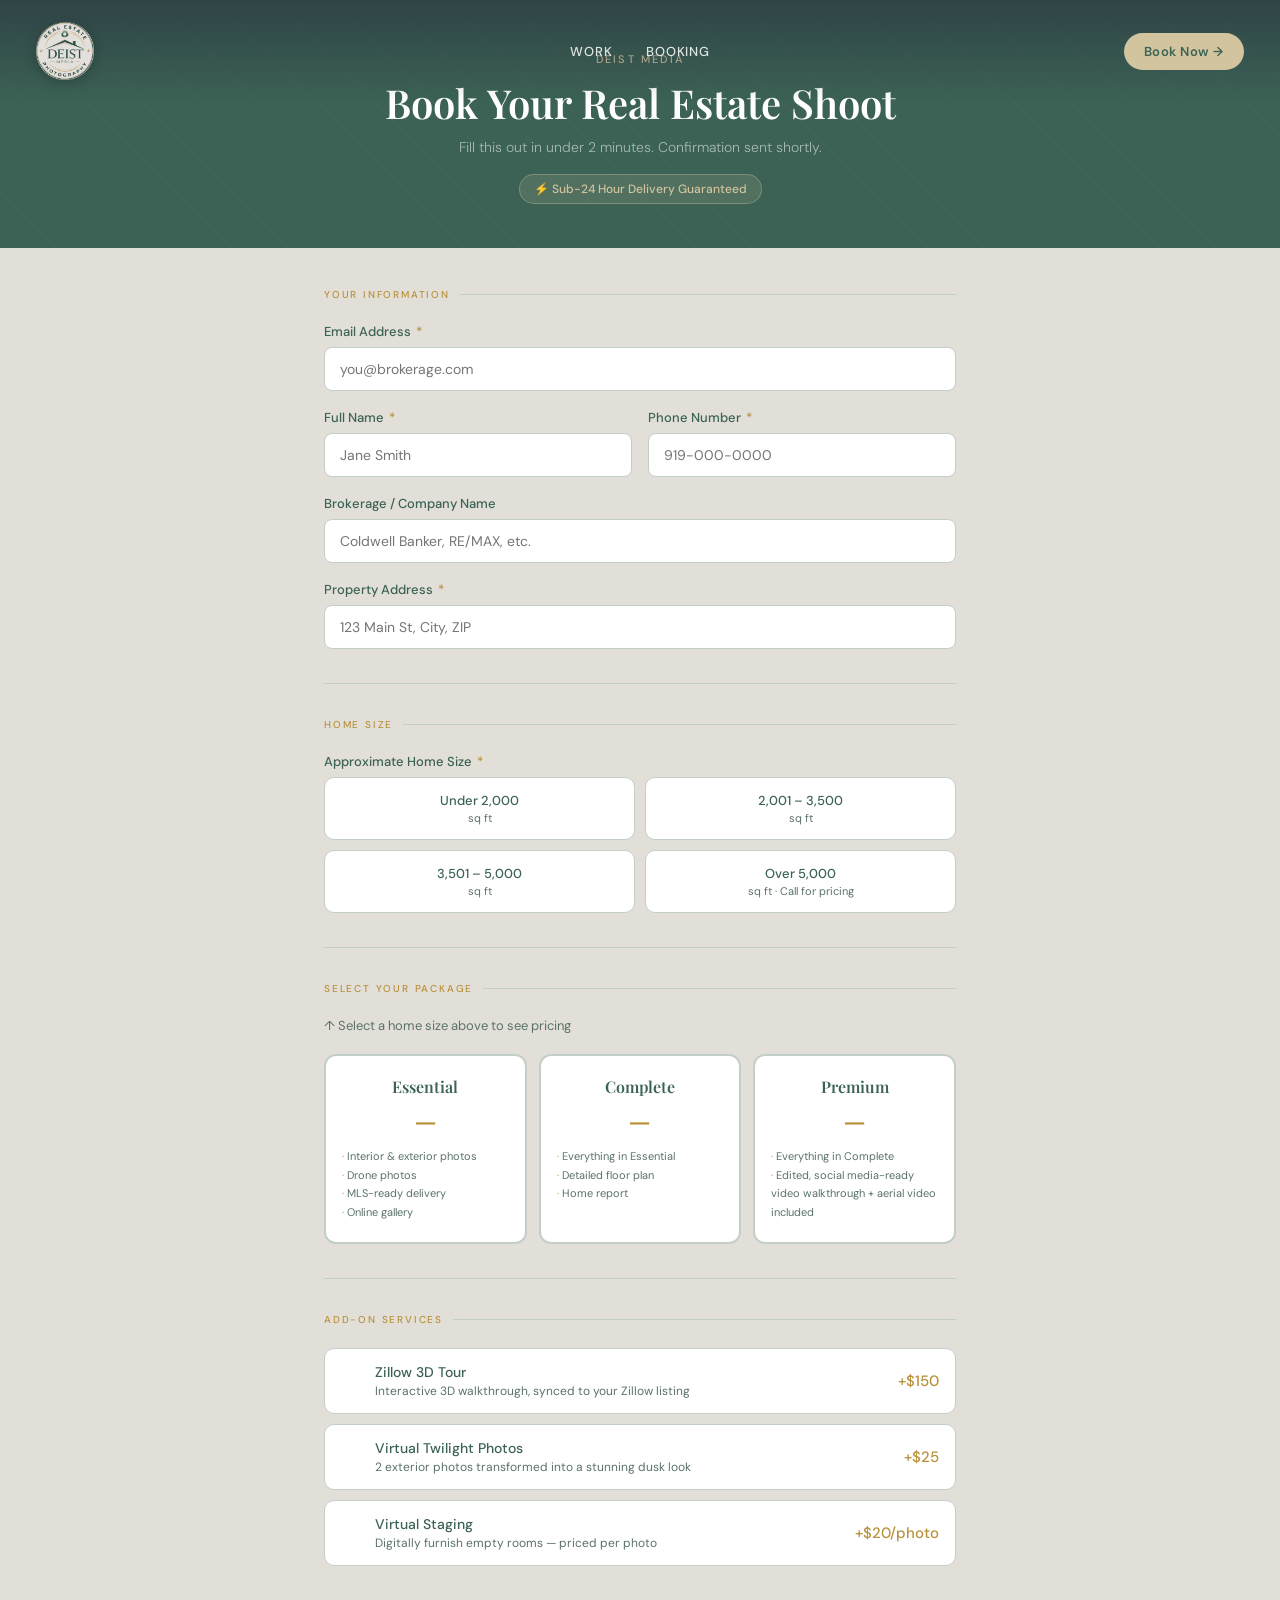
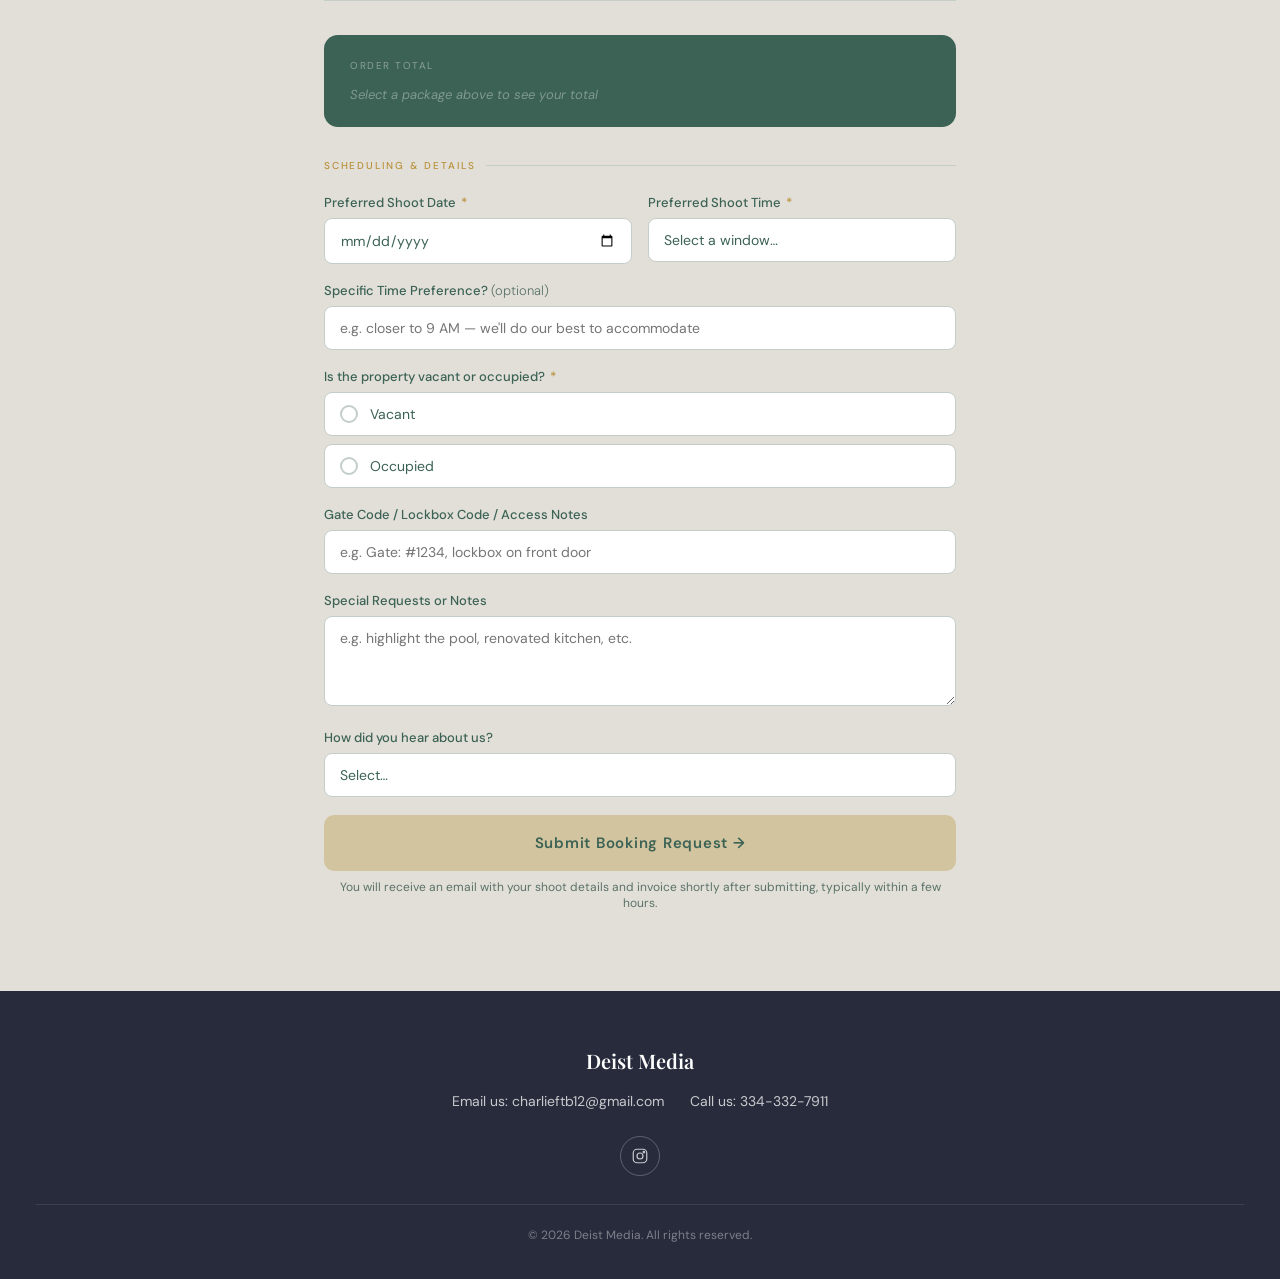
<file: booking.html>
<!DOCTYPE html>
<html lang="en">
<head>
<meta charset="UTF-8">
<meta name="viewport" content="width=device-width, initial-scale=1.0">
<title>Book Your Real Estate Shoot</title>
<link href="https://fonts.googleapis.com/css2?family=Playfair+Display:wght@400;600&family=DM+Sans:wght@300;400;500&display=swap" rel="stylesheet">
<link rel="icon" href="images/favicon.png" type="image/png">
<link rel="stylesheet" href="css/site.css">
<style>
  .hero { padding-top: 96px; }
  *, *::before, *::after { box-sizing: border-box; margin: 0; padding: 0; }
  :root {
    --ink:        #3b6255;
    --paper:      #e2dfd8;
    --cream:      #cbded3;
    --sage:       #8ba49a;
    --gold:       #b8913a;
    --gold-light: #d2c49e;
    --gold-pale:  #ede8dc;
    --mid:        #5a7268;
    --border:     #c4cec9;
    --navy:       #272b3b;
  }
  body { font-family: 'DM Sans', sans-serif; background: var(--paper); color: var(--ink); min-height: 100vh; }

  .hero {
    background: var(--ink);
    padding: 52px 32px 44px;
    text-align: center;
    position: relative;
    overflow: hidden;
  }
  .hero::before {
    content: '';
    position: absolute;
    inset: 0;
    background: repeating-linear-gradient(45deg, transparent, transparent 40px, rgba(210,196,158,0.05) 40px, rgba(210,196,158,0.05) 41px);
  }
  .hero-eyebrow { font-size: 11px; font-weight: 500; letter-spacing: 0.2em; text-transform: uppercase; color: var(--gold-light); margin-bottom: 14px; position: relative; }
  .hero h1 { font-family: 'Playfair Display', serif; font-size: clamp(26px, 5vw, 40px); font-weight: 600; color: #fff; line-height: 1.15; margin-bottom: 12px; position: relative; }
  .hero-sub { font-size: 14px; color: rgba(255,255,255,0.55); font-weight: 300; position: relative; }
  .badge { display: inline-flex; align-items: center; gap: 6px; background: rgba(210,196,158,0.15); border: 1px solid rgba(210,196,158,0.35); color: var(--gold-light); font-size: 12px; font-weight: 500; padding: 6px 14px; border-radius: 20px; margin-top: 18px; position: relative; }

  .container { max-width: 680px; margin: 0 auto; padding: 40px 24px 80px; }

  .section-label { font-size: 10px; font-weight: 500; letter-spacing: 0.18em; text-transform: uppercase; color: var(--gold); margin-bottom: 22px; display: flex; align-items: center; gap: 10px; }
  .section-label::after { content: ''; flex: 1; height: 1px; background: var(--border); }

  .field-group { margin-bottom: 18px; }
  .field-group label { display: block; font-size: 13px; font-weight: 500; color: var(--ink); margin-bottom: 7px; }
  .field-group label .req { color: var(--gold); margin-left: 2px; }
  .field-group input, .field-group select, .field-group textarea {
    width: 100%; padding: 12px 15px; border: 1.5px solid var(--border); border-radius: 8px;
    font-family: 'DM Sans', sans-serif; font-size: 14px; color: var(--ink); background: #fff;
    transition: border-color 0.2s, box-shadow 0.2s; outline: none; appearance: none;
  }
  .field-group input:focus, .field-group select:focus, .field-group textarea:focus {
    border-color: var(--sage); box-shadow: 0 0 0 3px rgba(139,164,154,0.18);
  }
  .field-group textarea { resize: vertical; min-height: 90px; }
  .two-col { display: grid; grid-template-columns: 1fr 1fr; gap: 16px; }

  /* Sq ft buttons */
  .sqft-grid { display: grid; grid-template-columns: repeat(2, 1fr); gap: 10px; }
  .sqft-btn { border: 1.5px solid var(--border); background: #fff; border-radius: 10px; padding: 14px 10px; text-align: center; cursor: pointer; transition: all 0.2s; }
  .sqft-btn:hover { border-color: var(--sage); background: var(--cream); }
  .sqft-btn.selected { border-color: var(--sage); background: var(--sage); box-shadow: 0 0 0 3px rgba(139,164,154,0.25); }
  .sqft-btn.selected .sqft-label { color: #fff; }
  .sqft-btn.selected .sqft-sub { color: rgba(255,255,255,0.75); }
  .sqft-label { font-size: 13px; font-weight: 500; color: var(--ink); transition: color 0.2s; }
  .sqft-sub { font-size: 11px; color: var(--mid); margin-top: 2px; transition: color 0.2s; }

  /* Package cards */
  .packages { display: grid; grid-template-columns: repeat(3, 1fr); gap: 12px; }
  .pkg-card { border: 2px solid var(--border); border-radius: 12px; padding: 20px 16px; cursor: pointer; transition: all 0.22s; background: #fff; position: relative; text-align: center; }
  .pkg-card:hover { border-color: var(--sage); transform: translateY(-2px); }
  .pkg-card.selected { border-color: var(--sage); background: var(--sage); box-shadow: 0 4px 16px rgba(139,164,154,0.3); }
  .pkg-card.selected::after { content: '✓'; position: absolute; top: 10px; right: 12px; width: 20px; height: 20px; background: var(--ink); color: #fff; border-radius: 50%; font-size: 11px; line-height: 20px; text-align: center; }
  .pkg-card.selected .pkg-name { color: #fff; }
  .pkg-card.selected .pkg-price { color: #fff; }
  .pkg-card.selected .pkg-features { color: rgba(255,255,255,0.8); }
  .pkg-card.selected .pkg-features li::before { color: var(--gold-light); }
  .pkg-name { font-family: 'Playfair Display', serif; font-size: 16px; font-weight: 600; color: var(--ink); transition: color 0.2s; }
  .pkg-price { font-size: 26px; font-weight: 500; color: var(--gold); margin: 8px 0 4px; transition: all 0.3s; }
  .pkg-features { font-size: 11px; color: var(--mid); line-height: 1.7; margin-top: 8px; text-align: left; list-style: none; transition: color 0.2s; }
  .pkg-features li::before { content: '· '; color: var(--gold); }

  .hidden { display: none !important; }

  /* Upsells */
  .upsell-list { display: flex; flex-direction: column; gap: 10px; }
  .upsell-item { display: flex; align-items: center; gap: 14px; border: 1.5px solid var(--border); border-radius: 10px; padding: 14px 16px; cursor: pointer; background: #fff; transition: all 0.2s; user-select: none; }
  .upsell-item:hover { border-color: var(--sage); background: var(--cream); }
  .upsell-item.checked { border-color: var(--sage); background: var(--sage); }
  .upsell-item.checked .upsell-name { color: #fff; }
  .upsell-item.checked .upsell-desc { color: rgba(255,255,255,0.75); }
  .upsell-item.checked .upsell-price-tag { color: #fff; }
  .upsell-check { width: 20px; height: 20px; border: 2px solid var(--border); border-radius: 5px; flex-shrink: 0; display: flex; align-items: center; justify-content: center; transition: all 0.2s; font-size: 12px; color: #fff; background: #fff; }
  .upsell-item.checked .upsell-check { background: var(--ink); border-color: var(--ink); }
  .upsell-info { flex: 1; }
  .upsell-name { font-size: 14px; font-weight: 500; transition: color 0.2s; }
  .upsell-desc { font-size: 12px; color: var(--mid); margin-top: 2px; transition: color 0.2s; }
  .upsell-price-tag { font-weight: 500; color: var(--gold); font-size: 15px; white-space: nowrap; transition: color 0.2s; }

  .staged-qty { margin-top: 10px; padding: 14px 16px; background: var(--cream); border-radius: 8px; border: 1px solid var(--border); display: flex; align-items: center; gap: 14px; }
  .staged-qty label { font-size: 13px; font-weight: 500; flex: 1; color: var(--ink); }
  .qty-ctrl { display: flex; align-items: center; gap: 10px; }
  .qty-btn { width: 32px; height: 32px; border: 1.5px solid var(--border); background: #fff; border-radius: 6px; cursor: pointer; font-size: 18px; display: flex; align-items: center; justify-content: center; transition: all 0.15s; color: var(--ink); }
  .qty-btn:hover { border-color: var(--sage); color: var(--ink); background: var(--cream); }
  .qty-val { font-size: 16px; font-weight: 500; min-width: 24px; text-align: center; }

  /* Order total panel */
  .price-summary { background: var(--ink); border-radius: 14px; padding: 24px 26px; margin-bottom: 32px; }
  .price-summary-title { font-size: 10px; letter-spacing: 0.15em; text-transform: uppercase; color: rgba(255,255,255,0.4); margin-bottom: 14px; }
  .price-line { display: flex; justify-content: space-between; align-items: center; font-size: 13px; color: rgba(255,255,255,0.75); margin-bottom: 8px; }
  .price-line span:last-child { font-weight: 500; color: var(--gold-light); }
  .price-divider { height: 1px; background: rgba(255,255,255,0.1); margin: 14px 0; }
  .price-total { display: flex; justify-content: space-between; align-items: baseline; }
  .price-total-label { font-family: 'Playfair Display', serif; font-size: 18px; color: #fff; }
  .price-total-amount { font-size: 32px; font-weight: 500; color: #d2c49e; }
  .price-call { font-size: 14px; color: rgba(255,255,255,0.5); font-style: italic; }
  .price-empty { font-size: 13px; color: rgba(255,255,255,0.35); font-style: italic; }

  /* Radio buttons */
  .radio-group { display: flex; flex-direction: column; gap: 8px; }
  .radio-item { display: flex; align-items: center; gap: 12px; border: 1.5px solid var(--border); border-radius: 8px; padding: 12px 15px; cursor: pointer; background: #fff; transition: all 0.2s; font-size: 14px; color: var(--ink); }
  .radio-item:hover { border-color: var(--sage); background: var(--cream); }
  .radio-item.selected { border-color: var(--sage); background: var(--sage); color: #fff; }
  .radio-dot { width: 18px; height: 18px; border: 2px solid var(--border); border-radius: 50%; flex-shrink: 0; display: flex; align-items: center; justify-content: center; transition: all 0.2s; background: #fff; }
  .radio-item.selected .radio-dot { border-color: #fff; }
  .radio-item.selected .radio-dot::after { content: ''; width: 8px; height: 8px; background: var(--ink); border-radius: 50%; display: block; }

  /* Submit button */
  .submit-btn { width: 100%; padding: 18px; background: #d2c49e; color: var(--ink); font-family: 'DM Sans', sans-serif; font-size: 15px; font-weight: 600; border: none; border-radius: 10px; cursor: pointer; letter-spacing: 0.05em; transition: all 0.2s; }
  .submit-btn:hover { background: #c4b48e; transform: translateY(-1px); box-shadow: 0 6px 20px rgba(59,98,85,0.2); }

  .divider { height: 1px; background: var(--border); margin: 34px 0; }
  .note { font-size: 12px; color: var(--mid); margin-top: 8px; text-align: center; }
  #pkg-prompt { font-size: 13px; color: var(--mid); margin-bottom: 20px; }

  @media (max-width: 540px) {
    .packages { grid-template-columns: 1fr; }
    .two-col { grid-template-columns: 1fr; }
  }
</style>
</head>
<body>

<header class="site-header">
  <a href="index.html" class="brand">
    <img src="images/logo.png" alt="Deist Media — Real Estate Photography">
  </a>

  <nav class="nav-center">
    <a href="index.html#work" class="nav-link">Work</a>
    <a href="booking.html" class="nav-link">Booking</a>
  </nav>

  <div class="nav-right">
    <a href="booking.html" class="nav-cta">Book Now →</a>
    <button class="nav-toggle" aria-label="Toggle menu">
      <span></span><span></span><span></span>
    </button>
  </div>
</header>


<div class="hero">
  <div class="hero-eyebrow">Deist Media</div>
  <h1>Book Your Real Estate Shoot</h1>
  <div class="hero-sub">Fill this out in under 2 minutes. Confirmation sent shortly.</div>
  <div class="badge">⚡ Sub-24 Hour Delivery Guaranteed</div>
</div>

<div class="container">

  <div class="section-label">Your Information</div>

  <div class="field-group">
    <label>Email Address <span class="req">*</span></label>
    <input type="email" id="email" placeholder="you@brokerage.com">
  </div>
  <div class="two-col">
    <div class="field-group">
      <label>Full Name <span class="req">*</span></label>
      <input type="text" id="name" placeholder="Jane Smith">
    </div>
    <div class="field-group">
      <label>Phone Number <span class="req">*</span></label>
      <input type="tel" id="phone" placeholder="919-000-0000" maxlength="12">
    </div>
  </div>
  <div class="field-group">
    <label>Brokerage / Company Name</label>
    <input type="text" id="brokerage" placeholder="Coldwell Banker, RE/MAX, etc.">
  </div>
  <div class="field-group">
    <label>Property Address <span class="req">*</span></label>
    <input type="text" id="address" placeholder="123 Main St, City, ZIP">
  </div>

  <div class="divider"></div>

  <div class="section-label">Home Size</div>
  <div class="field-group">
    <label>Approximate Home Size <span class="req">*</span></label>
    <div class="sqft-grid">
      <div class="sqft-btn" data-sqft="u2000" onclick="selectSqft(this)">
        <div class="sqft-label">Under 2,000</div>
        <div class="sqft-sub">sq ft</div>
      </div>
      <div class="sqft-btn" data-sqft="2001-3500" onclick="selectSqft(this)">
        <div class="sqft-label">2,001 – 3,500</div>
        <div class="sqft-sub">sq ft</div>
      </div>
      <div class="sqft-btn" data-sqft="3501-5000" onclick="selectSqft(this)">
        <div class="sqft-label">3,501 – 5,000</div>
        <div class="sqft-sub">sq ft</div>
      </div>
      <div class="sqft-btn" data-sqft="5001+" onclick="selectSqft(this)">
        <div class="sqft-label">Over 5,000</div>
        <div class="sqft-sub">sq ft · Call for pricing</div>
      </div>
    </div>
  </div>

  <div class="divider"></div>

  <div class="section-label">Select Your Package</div>
  <div id="pkg-prompt">↑ Select a home size above to see pricing</div>

  <div class="packages" id="packages">
    <div class="pkg-card" data-pkg="essential" onclick="selectPkg(this)">
      <div class="pkg-name">Essential</div>
      <div class="pkg-price" id="price-essential">—</div>
      <ul class="pkg-features">
        <li>Interior & exterior photos</li>
        <li>Drone photos</li>
        <li>MLS-ready delivery</li>
        <li>Online gallery</li>
      </ul>
    </div>
    <div class="pkg-card" data-pkg="complete" onclick="selectPkg(this)">
      <div class="pkg-name">Complete</div>
      <div class="pkg-price" id="price-complete">—</div>
      <ul class="pkg-features">
        <li>Everything in Essential</li>
        <li>Detailed floor plan</li>
        <li>Home report</li>
      </ul>
    </div>
    <div class="pkg-card" data-pkg="premium" onclick="selectPkg(this)">
      <div class="pkg-name">Premium</div>
      <div class="pkg-price" id="price-premium">—</div>
      <ul class="pkg-features">
        <li>Everything in Complete</li>
        <li>Edited, social media-ready video walkthrough + aerial video included</li>
      </ul>
    </div>
  </div>

  <div id="call-pricing-msg" class="hidden" style="padding:22px;background:var(--cream);border-radius:10px;border:1.5px solid var(--border);text-align:center;">
    <div style="font-size:24px;margin-bottom:8px;">📞</div>
    <div style="font-weight:500;font-size:15px;margin-bottom:6px;color:var(--ink);">Please call for a custom quote</div>
    <div style="font-size:13px;color:var(--mid);">For homes over 5,000 sq ft, we'll build a package tailored to your property.</div>
  </div>

  <div class="divider"></div>

  <div class="section-label">Add-On Services</div>
  <div class="upsell-list">

    <div class="upsell-item" id="upsell-zillow" onclick="toggleUpsell('zillow')">
      <div class="upsell-check" id="check-zillow">✓</div>
      <div class="upsell-info">
        <div class="upsell-name">Zillow 3D Tour</div>
        <div class="upsell-desc">Interactive 3D walkthrough, synced to your Zillow listing</div>
      </div>
      <div class="upsell-price-tag">+$150</div>
    </div>

    <div class="upsell-item" id="upsell-twilight" onclick="toggleUpsell('twilight')">
      <div class="upsell-check" id="check-twilight">✓</div>
      <div class="upsell-info">
        <div class="upsell-name">Virtual Twilight Photos</div>
        <div class="upsell-desc">2 exterior photos transformed into a stunning dusk look</div>
      </div>
      <div class="upsell-price-tag">+$25</div>
    </div>

    <div class="upsell-item" id="upsell-staging" onclick="toggleUpsell('staging')">
      <div class="upsell-check" id="check-staging">✓</div>
      <div class="upsell-info">
        <div class="upsell-name">Virtual Staging</div>
        <div class="upsell-desc">Digitally furnish empty rooms — priced per photo</div>
      </div>
      <div class="upsell-price-tag" id="staging-price-label">+$20/photo</div>
    </div>

    <div class="staged-qty hidden" id="staging-qty-row">
      <label>How many photos to virtually stage?</label>
      <div class="qty-ctrl">
        <button class="qty-btn" onclick="changeQty(event,-1)">−</button>
        <span class="qty-val" id="staging-count">1</span>
        <button class="qty-btn" onclick="changeQty(event,1)">+</button>
      </div>
    </div>

  </div>

  <div class="divider"></div>

  <!-- ORDER TOTAL -->
  <div class="price-summary">
    <div class="price-summary-title">Order Total</div>
    <div id="summary-lines"></div>
    <div id="summary-total"><div class="price-empty">Select a package above to see your total</div></div>
  </div>

  <div class="section-label">Scheduling & Details</div>

  <div class="two-col">
    <div class="field-group">
      <label>Preferred Shoot Date <span class="req">*</span></label>
      <input type="date" id="shoot-date">
    </div>
    <div class="field-group">
      <label>Preferred Shoot Time <span class="req">*</span></label>
      <select id="shoot-time">
        <option value="">Select a window…</option>
        <option>Morning (8:00 AM – 11:00 AM)</option>
        <option>Midday (11:00 AM – 3:00 PM)</option>
        <option>Afternoon (3:00 PM – 7:00 PM)</option>
      </select>
    </div>
  </div>

  <div class="field-group">
    <label>Specific Time Preference? <span style="font-weight:300;color:var(--mid);">(optional)</span></label>
    <input type="text" id="time-pref" placeholder="e.g. closer to 9 AM — we'll do our best to accommodate">
  </div>

  <div class="field-group">
    <label>Is the property vacant or occupied? <span class="req">*</span></label>
    <div class="radio-group" id="vacancy-group">
      <div class="radio-item" onclick="selectRadio('vacancy','Vacant',this)">
        <div class="radio-dot"></div> Vacant
      </div>
      <div class="radio-item" onclick="selectRadio('vacancy','Occupied',this)">
        <div class="radio-dot"></div> Occupied
      </div>
    </div>
    <input type="hidden" id="vacancy-val">
  </div>

  <div class="field-group">
    <label>Gate Code / Lockbox Code / Access Notes</label>
    <input type="text" id="access" placeholder="e.g. Gate: #1234, lockbox on front door">
  </div>

  <div class="field-group">
    <label>Special Requests or Notes</label>
    <textarea id="notes" placeholder="e.g. highlight the pool, renovated kitchen, etc."></textarea>
  </div>

  <div class="field-group">
    <label>How did you hear about us?</label>
    <select id="referral">
      <option value="">Select…</option>
      <option>Google</option>
      <option>Instagram</option>
      <option>Facebook</option>
      <option>Referral from another agent</option>
      <option>Zillow</option>
      <option>Other</option>
    </select>
  </div>

  <button class="submit-btn" onclick="submitForm()">Submit Booking Request →</button>
  <p class="note">You will receive an email with your shoot details and invoice shortly after submitting, typically within a few hours.</p>

</div>

<script>
  const PRICES = {
    'u2000':     { essential: 180, complete: 260, premium: 499 },
    '2001-3500': { essential: 230, complete: 320, premium: 599 },
    '3501-5000': { essential: 280, complete: 380, premium: 699 },
    '5001+':     null
  };

  const state = {
    sqft: null, pkg: null, pkgPrice: 0,
    upsells: { zillow: false, twilight: false, staging: false },
    stagingCount: 1, vacancy: null
  };

  // Hide checkmarks initially
  document.querySelectorAll('.upsell-check').forEach(el => el.style.opacity = '0');

  // Phone auto-format: 555-000-0000
  document.getElementById('phone').addEventListener('input', function(e) {
    let val = e.target.value.replace(/\D/g, '').substring(0, 10);
    if (val.length >= 7) {
      val = val.substring(0,3) + '-' + val.substring(3,6) + '-' + val.substring(6);
    } else if (val.length >= 4) {
      val = val.substring(0,3) + '-' + val.substring(3);
    }
    e.target.value = val;
  });

  function selectSqft(el) {
    document.querySelectorAll('.sqft-btn').forEach(b => b.classList.remove('selected'));
    el.classList.add('selected');
    state.sqft = el.dataset.sqft;
    state.pkg = null;
    state.pkgPrice = 0;
    document.querySelectorAll('.pkg-card').forEach(c => c.classList.remove('selected'));

    const prices = PRICES[state.sqft];
    const pkgDiv = document.getElementById('packages');
    const callMsg = document.getElementById('call-pricing-msg');
    const prompt = document.getElementById('pkg-prompt');

    if (!prices) {
      pkgDiv.classList.add('hidden');
      callMsg.classList.remove('hidden');
      prompt.classList.add('hidden');
    } else {
      pkgDiv.classList.remove('hidden');
      callMsg.classList.add('hidden');
      prompt.classList.add('hidden');
      document.getElementById('price-essential').textContent = '$' + prices.essential;
      document.getElementById('price-complete').textContent  = '$' + prices.complete;
      document.getElementById('price-premium').textContent   = '$' + prices.premium;
    }
    updateSummary();
  }

  function selectPkg(el) {
    if (state.sqft === '5001+') return;
    if (!state.sqft) { alert('Please select a home size first.'); return; }
    document.querySelectorAll('.pkg-card').forEach(c => c.classList.remove('selected'));
    el.classList.add('selected');
    state.pkg = el.dataset.pkg;
    state.pkgPrice = PRICES[state.sqft][state.pkg];
    updateSummary();
  }

  function toggleUpsell(key) {
    state.upsells[key] = !state.upsells[key];
    const item = document.getElementById('upsell-' + key);
    const check = document.getElementById('check-' + key);
    item.classList.toggle('checked', state.upsells[key]);
    check.style.opacity = state.upsells[key] ? '1' : '0';
    if (key === 'staging') {
      document.getElementById('staging-qty-row').classList.toggle('hidden', !state.upsells.staging);
    }
    updateSummary();
  }

  function changeQty(e, delta) {
    e.stopPropagation();
    state.stagingCount = Math.max(1, state.stagingCount + delta);
    document.getElementById('staging-count').textContent = state.stagingCount;
    document.getElementById('staging-price-label').textContent = '+$' + (20 * state.stagingCount) + (state.stagingCount === 1 ? '/photo' : ' total');
    updateSummary();
  }

  function updateSummary() {
    const lines = document.getElementById('summary-lines');
    const totalEl = document.getElementById('summary-total');

    if (state.sqft === '5001+') {
      lines.innerHTML = '';
      totalEl.innerHTML = '<div class="price-call">Call for custom pricing on homes over 5,000 sq ft</div>';
      return;
    }
    if (!state.pkg) {
      lines.innerHTML = '';
      totalEl.innerHTML = '<div class="price-empty">Select a package above to see your total</div>';
      return;
    }

    let html = '';
    let total = state.pkgPrice;
    const pkgName = state.pkg.charAt(0).toUpperCase() + state.pkg.slice(1);
    html += `<div class="price-line"><span>${pkgName} Package</span><span>$${state.pkgPrice}</span></div>`;

    if (state.upsells.zillow) {
      html += `<div class="price-line"><span>Zillow 3D Tour</span><span>+$150</span></div>`;
      total += 150;
    }
    if (state.upsells.twilight) {
      html += `<div class="price-line"><span>Virtual Twilight (×2 photos)</span><span>+$25</span></div>`;
      total += 25;
    }
    if (state.upsells.staging) {
      const s = 20 * state.stagingCount;
      html += `<div class="price-line"><span>Virtual Staging (×${state.stagingCount} photo${state.stagingCount > 1 ? 's' : ''})</span><span>+$${s}</span></div>`;
      total += s;
    }

    html += '<div class="price-divider"></div>';
    lines.innerHTML = html;
    totalEl.innerHTML = `<div class="price-total"><span class="price-total-label">Order Total</span><span class="price-total-amount">$${total}</span></div>`;
  }

  function selectRadio(group, val, el) {
    document.querySelectorAll('#' + group + '-group .radio-item').forEach(r => r.classList.remove('selected'));
    el.classList.add('selected');
    document.getElementById(group + '-val').value = val;
    state.vacancy = val;
  }

  async function submitForm() {
    const email     = document.getElementById('email').value.trim();
    const name      = document.getElementById('name').value.trim();
    const phone     = document.getElementById('phone').value.trim();
    const address   = document.getElementById('address').value.trim();
    const date      = document.getElementById('shoot-date').value;
    const time      = document.getElementById('shoot-time').value;
    const brokerage = document.getElementById('brokerage').value.trim();
    const access    = document.getElementById('access').value.trim();
    const notes     = document.getElementById('notes').value.trim();
    const referral  = document.getElementById('referral').value;

    if (!email || !name || !phone || !address) { alert('Please fill in all required contact fields.'); return; }
    if (!state.sqft) { alert('Please select a home size.'); return; }
    if (state.sqft !== '5001+' && !state.pkg) { alert('Please select a package.'); return; }
    if (!date || !time) { alert('Please select a preferred shoot date and time.'); return; }
    if (!state.vacancy) { alert('Please indicate if the property is vacant or occupied.'); return; }

    const btn = document.querySelector('.submit-btn');
    btn.textContent = 'Sending…';
    btn.disabled = true;

    let orderSummary = '';
    if (state.sqft === '5001+') {
      orderSummary = 'Package: Call for pricing (5,001+ sq ft)';
    } else {
      const sqftLabel = { 'u2000': 'Under 2,000', '2001-3500': '2,001-3,500', '3501-5000': '3,501-5,000' }[state.sqft];
      const pkgName = state.pkg.charAt(0).toUpperCase() + state.pkg.slice(1);
      let total = state.pkgPrice;
      orderSummary = 'Package: ' + pkgName + ' — $' + state.pkgPrice + ' (' + sqftLabel + ' sq ft)';
      if (state.upsells.zillow)   { orderSummary += '\nAdd-on: Zillow 3D Tour — $150'; total += 150; }
      if (state.upsells.twilight) { orderSummary += '\nAdd-on: Virtual Twilight Photos — $25'; total += 25; }
      if (state.upsells.staging)  {
        const s = 20 * state.stagingCount;
        orderSummary += '\nAdd-on: Virtual Staging x' + state.stagingCount + ' photo' + (state.stagingCount > 1 ? 's' : '') + ' — $' + s;
        total += s;
      }
      orderSummary += '\n\nOrder Total: $' + total;
    }

    const payload = {
      access_key: 'ec9de4bd-195a-449e-8d18-40c37ec53cb0',
      subject: 'New Booking Request — ' + address,
      from_name: 'Real Estate Shoot Booking',
      name: name,
      email: email,
      phone: phone,
      brokerage: brokerage || 'Not provided',
      property_address: address,
      shoot_date: date,
      shoot_time: time,
      time_preference: document.getElementById('time-pref').value.trim() || 'None',
      vacancy: state.vacancy,
      access_notes: access || 'None',
      special_requests: notes || 'None',
      how_heard: referral || 'Not provided',
      order_summary: orderSummary
    };

    try {
      const res = await fetch('https://api.web3forms.com/submit', {
        method: 'POST',
        headers: { 'Content-Type': 'application/json' },
        body: JSON.stringify(payload)
      });
      const data = await res.json();
      if (data.success) {
        btn.textContent = '✓ Booking Request Sent!';
        btn.style.background = '#3b6255';
        btn.style.color = '#fff';
      } else {
        btn.textContent = 'Submit Booking Request →';
        btn.disabled = false;
        alert('Something went wrong. Please try again or contact us directly.');
      }
    } catch (err) {
      btn.textContent = 'Submit Booking Request →';
      btn.disabled = false;
      alert('Network error. Please check your connection and try again.');
    }
  }

  updateSummary();
</script>

<footer class="site-footer">
  <div class="footer-brand">Deist Media</div>
  <div class="footer-contact">
    <a href="mailto:charlieftb12@gmail.com">Email us: charlieftb12@gmail.com</a>
    <a href="tel:3343327911">Call us: 334-332-7911</a>
  </div>
  <div class="footer-social">
    <a href="https://www.instagram.com/deistphoto/" target="_blank" rel="noopener" aria-label="Deist Media on Instagram">
      <svg viewBox="0 0 24 24" fill="none" stroke="currentColor" stroke-width="1.6"><rect x="3" y="3" width="18" height="18" rx="5"/><circle cx="12" cy="12" r="4"/><circle cx="17.2" cy="6.8" r="1"/></svg>
    </a>
  </div>
  <div class="footer-fine">© 2026 Deist Media. All rights reserved.</div>
</footer>

<script src="js/site.js"></script>
</body>
</html>
</file>
<file: css/site.css>
/* ===========================================================
   Deist Media — shared site styles
   Tokens match the live booking page exactly, so both pages
   read as one brand.
   =========================================================== */

*, *::before, *::after { box-sizing: border-box; margin: 0; padding: 0; }

:root {
  --ink:        #3b6255;  /* dark green   */
  --sage:       #8ba49a;  /* sage green   */
  --gold:       #b8913a;  /* deep gold — for small text accents on light backgrounds */
  --gold-light: #d2c49e;  /* champagne gold — for CTAs and accents on dark backgrounds */
  --lgreen:     #cbded3;  /* light green  */
  --navy:       #272b3b;  /* navy blue    */
  --paper:      #e2dfda;  /* light gray   */
  --mid:        #5a7268;
  --border:     #c4cec9;
  --white:      #ffffff;
}

html { scroll-behavior: smooth; }

body {
  font-family: 'DM Sans', sans-serif;
  background: var(--paper);
  color: var(--ink);
  min-height: 100vh;
}

a { color: inherit; text-decoration: none; }
img { display: block; max-width: 100%; }

/* ---------- Header ---------- */

.site-header {
  position: fixed;
  top: 0; left: 0; right: 0;
  z-index: 100;
  display: grid;
  grid-template-columns: 1fr auto 1fr;
  align-items: center;
  padding: 22px 36px;
  background: linear-gradient(to bottom, rgba(39,43,59,0.55), rgba(39,43,59,0));
  transition: background 0.3s ease, padding 0.3s ease, box-shadow 0.3s ease;
}

.site-header.scrolled {
  background: var(--ink);
  padding: 14px 36px;
  box-shadow: 0 2px 18px rgba(0,0,0,0.18);
}

.brand {
  display: flex;
  align-items: center;
  justify-self: start;
}

.brand img {
  height: 58px;
  width: 58px;
  display: block;
  filter: drop-shadow(0 2px 6px rgba(0,0,0,0.25));
  transition: height 0.3s ease, width 0.3s ease;
}

.site-header.scrolled .brand img {
  height: 46px;
  width: 46px;
}

.nav-center {
  display: flex;
  align-items: center;
  gap: 34px;
  justify-self: center;
}

.nav-right {
  display: flex;
  align-items: center;
  gap: 18px;
  justify-self: end;
}

.nav-link {
  font-size: 13px;
  font-weight: 500;
  letter-spacing: 0.06em;
  text-transform: uppercase;
  color: rgba(255,255,255,0.85);
  transition: color 0.2s;
  position: relative;
}
.nav-link:hover { color: var(--gold-light); }

.nav-cta {
  display: inline-flex;
  align-items: center;
  gap: 6px;
  background: var(--gold-light);
  color: var(--ink);
  font-size: 13px;
  font-weight: 600;
  letter-spacing: 0.04em;
  padding: 10px 20px;
  border-radius: 999px;
  transition: background 0.2s, transform 0.2s;
}
.nav-cta:hover { background: #c4b48e; transform: translateY(-1px); }

.nav-toggle {
  display: none;
  flex-direction: column;
  gap: 5px;
  cursor: pointer;
  background: none;
  border: none;
  padding: 4px;
}
.nav-toggle span { width: 24px; height: 2px; background: var(--white); display: block; }

@media (max-width: 760px) {
  .nav-center {
    position: fixed;
    top: 0; right: 0;
    height: 100vh;
    width: 240px;
    background: var(--ink);
    flex-direction: column;
    justify-content: center;
    gap: 28px;
    transform: translateX(100%);
    transition: transform 0.3s ease;
    box-shadow: -6px 0 24px rgba(0,0,0,0.25);
  }
  .nav-center.open { transform: translateX(0); }
  .nav-toggle { display: flex; }
  .site-header { padding: 18px 20px; }
  .nav-cta { padding: 9px 16px; font-size: 12px; }
}

/* ---------- Footer ---------- */

.site-footer {
  background: var(--navy);
  color: rgba(255,255,255,0.75);
  padding: 56px 36px 36px;
  text-align: center;
}

.site-footer .footer-brand {
  font-family: 'Playfair Display', serif;
  font-size: 20px;
  font-weight: 600;
  color: var(--white);
  margin-bottom: 18px;
}

.footer-contact {
  display: flex;
  justify-content: center;
  flex-wrap: wrap;
  gap: 26px;
  font-size: 14px;
  margin-bottom: 26px;
}

.footer-contact a:hover { color: var(--gold-light); }

.footer-social {
  display: flex;
  justify-content: center;
  margin-bottom: 28px;
}

.footer-social a {
  display: inline-flex;
  align-items: center;
  justify-content: center;
  width: 40px; height: 40px;
  border: 1.5px solid rgba(255,255,255,0.25);
  border-radius: 50%;
  transition: border-color 0.2s, background 0.2s;
}
.footer-social a:hover { border-color: var(--gold-light); background: rgba(210,196,158,0.12); }
.footer-social svg { width: 18px; height: 18px; }

.footer-fine {
  font-size: 12px;
  color: rgba(255,255,255,0.4);
  border-top: 1px solid rgba(255,255,255,0.1);
  padding-top: 22px;
}

/* ---------- Hero (homepage) ---------- */

.hero-home {
  position: relative;
  height: 100vh;
  min-height: 540px;
  display: flex;
  align-items: center;
  justify-content: center;
  text-align: center;
  background: var(--ink);
  overflow: hidden;
}

.hero-home::before {
  content: '';
  position: absolute; inset: 0;
  background: repeating-linear-gradient(45deg, transparent, transparent 40px, rgba(210,196,158,0.06) 40px, rgba(210,196,158,0.06) 41px);
  z-index: 1;
}

.hero-home img {
  position: absolute; inset: 0;
  width: 100%; height: 100%;
  object-fit: cover;
  opacity: 0.62;
}

.hero-home::after {
  content: '';
  position: absolute; inset: 0;
  background: linear-gradient(to top, rgba(39,43,59,0.75), rgba(39,43,59,0.15) 55%, rgba(39,43,59,0.45));
  z-index: 1;
}

.hero-home-content { position: relative; z-index: 2; padding: 0 24px; }

.hero-eyebrow {
  font-size: 12px; font-weight: 500; letter-spacing: 0.22em; text-transform: uppercase;
  color: var(--gold-light); margin-bottom: 18px;
}

.hero-home h1 {
  font-family: 'Playfair Display', serif;
  font-weight: 600;
  font-size: clamp(34px, 6vw, 64px);
  color: var(--white);
  line-height: 1.1;
  max-width: 820px;
  margin: 0 auto 18px;
}

.hero-home p {
  font-size: 16px;
  color: rgba(255,255,255,0.78);
  max-width: 460px;
  margin: 0 auto 30px;
  font-weight: 300;
}

.hero-actions { display: flex; gap: 14px; justify-content: center; flex-wrap: wrap; }

.btn {
  display: inline-flex; align-items: center; gap: 8px;
  padding: 14px 28px; border-radius: 999px;
  font-size: 14px; font-weight: 600; letter-spacing: 0.03em;
  transition: all 0.2s;
}
.btn-gold { background: var(--gold-light); color: var(--ink); }
.btn-gold:hover { background: #c4b48e; transform: translateY(-1px); }
.btn-outline { border: 1.5px solid rgba(255,255,255,0.5); color: var(--white); }
.btn-outline:hover { border-color: var(--gold-light); color: var(--gold-light); }

.scroll-cue {
  position: absolute; bottom: 28px; left: 50%; transform: translateX(-50%);
  z-index: 2; color: rgba(255,255,255,0.6); font-size: 11px; letter-spacing: 0.18em; text-transform: uppercase;
  display: flex; flex-direction: column; align-items: center; gap: 8px;
}
.scroll-cue::after { content: ''; width: 1px; height: 26px; background: rgba(255,255,255,0.4); animation: scrollpulse 1.8s ease-in-out infinite; }
@keyframes scrollpulse { 0%,100% { opacity: 0.3; } 50% { opacity: 1; } }

/* ---------- Portfolio sections ---------- */

.portfolio { max-width: 1180px; margin: 0 auto; padding: 100px 32px 40px; }

.cat-section { margin-bottom: 96px; }
.cat-section:last-child { margin-bottom: 60px; }

.section-label {
  font-size: 11px; font-weight: 500; letter-spacing: 0.18em; text-transform: uppercase;
  color: var(--gold); margin-bottom: 8px; display: flex; align-items: center; gap: 12px;
}
.section-label::after { content: ''; flex: 1; height: 1px; background: var(--border); }

.cat-title {
  font-family: 'Playfair Display', serif;
  font-size: clamp(24px, 3vw, 32px);
  font-weight: 600;
  color: var(--ink);
  margin-bottom: 28px;
}

.grid-3 {
  display: grid;
  grid-template-columns: repeat(3, 1fr);
  gap: 18px;
}
.grid-2 {
  display: grid;
  grid-template-columns: repeat(2, 1fr);
  gap: 18px;
}

.gallery-item {
  position: relative;
  border-radius: 10px;
  overflow: hidden;
  aspect-ratio: 4 / 3;
  cursor: pointer;
  box-shadow: 0 4px 18px rgba(39,43,59,0.08);
}
.gallery-item img { width: 100%; height: 100%; object-fit: cover; transition: transform 0.4s ease; }
.gallery-item:hover img { transform: scale(1.05); }

.video-frame {
  position: relative;
  border-radius: 10px;
  overflow: hidden;
  aspect-ratio: 16 / 9;
  box-shadow: 0 4px 18px rgba(39,43,59,0.08);
  background: var(--navy);
}
.video-frame iframe { width: 100%; height: 100%; border: 0; display: block; }

.also-list {
  display: flex;
  gap: 16px;
  flex-wrap: wrap;
  list-style: none;
}
.also-item {
  flex: 1 1 240px;
  border: 1.5px solid var(--border);
  border-radius: 10px;
  padding: 22px 24px;
  background: #fff;
}
.also-item h3 {
  font-family: 'Playfair Display', serif;
  font-size: 18px;
  font-weight: 600;
  color: var(--ink);
  margin-bottom: 6px;
}
.also-item p {
  font-size: 13px;
  color: var(--mid);
  font-weight: 300;
}

@media (max-width: 880px) {
  .grid-3 { grid-template-columns: repeat(2, 1fr); }
}
@media (max-width: 560px) {
  .grid-3, .grid-2 { grid-template-columns: 1fr; }
  .portfolio { padding: 88px 20px 20px; }
}

/* ---------- Lightbox ---------- */

.lightbox {
  position: fixed; inset: 0; z-index: 200;
  background: rgba(39,43,59,0.92);
  display: none;
  align-items: center; justify-content: center;
  padding: 40px;
}
.lightbox.open { display: flex; }
.lightbox img { max-width: 90vw; max-height: 86vh; border-radius: 6px; }
.lightbox-close {
  position: absolute; top: 24px; right: 32px;
  background: none; border: none; color: #fff; font-size: 32px; line-height: 1; cursor: pointer;
}
</file>
